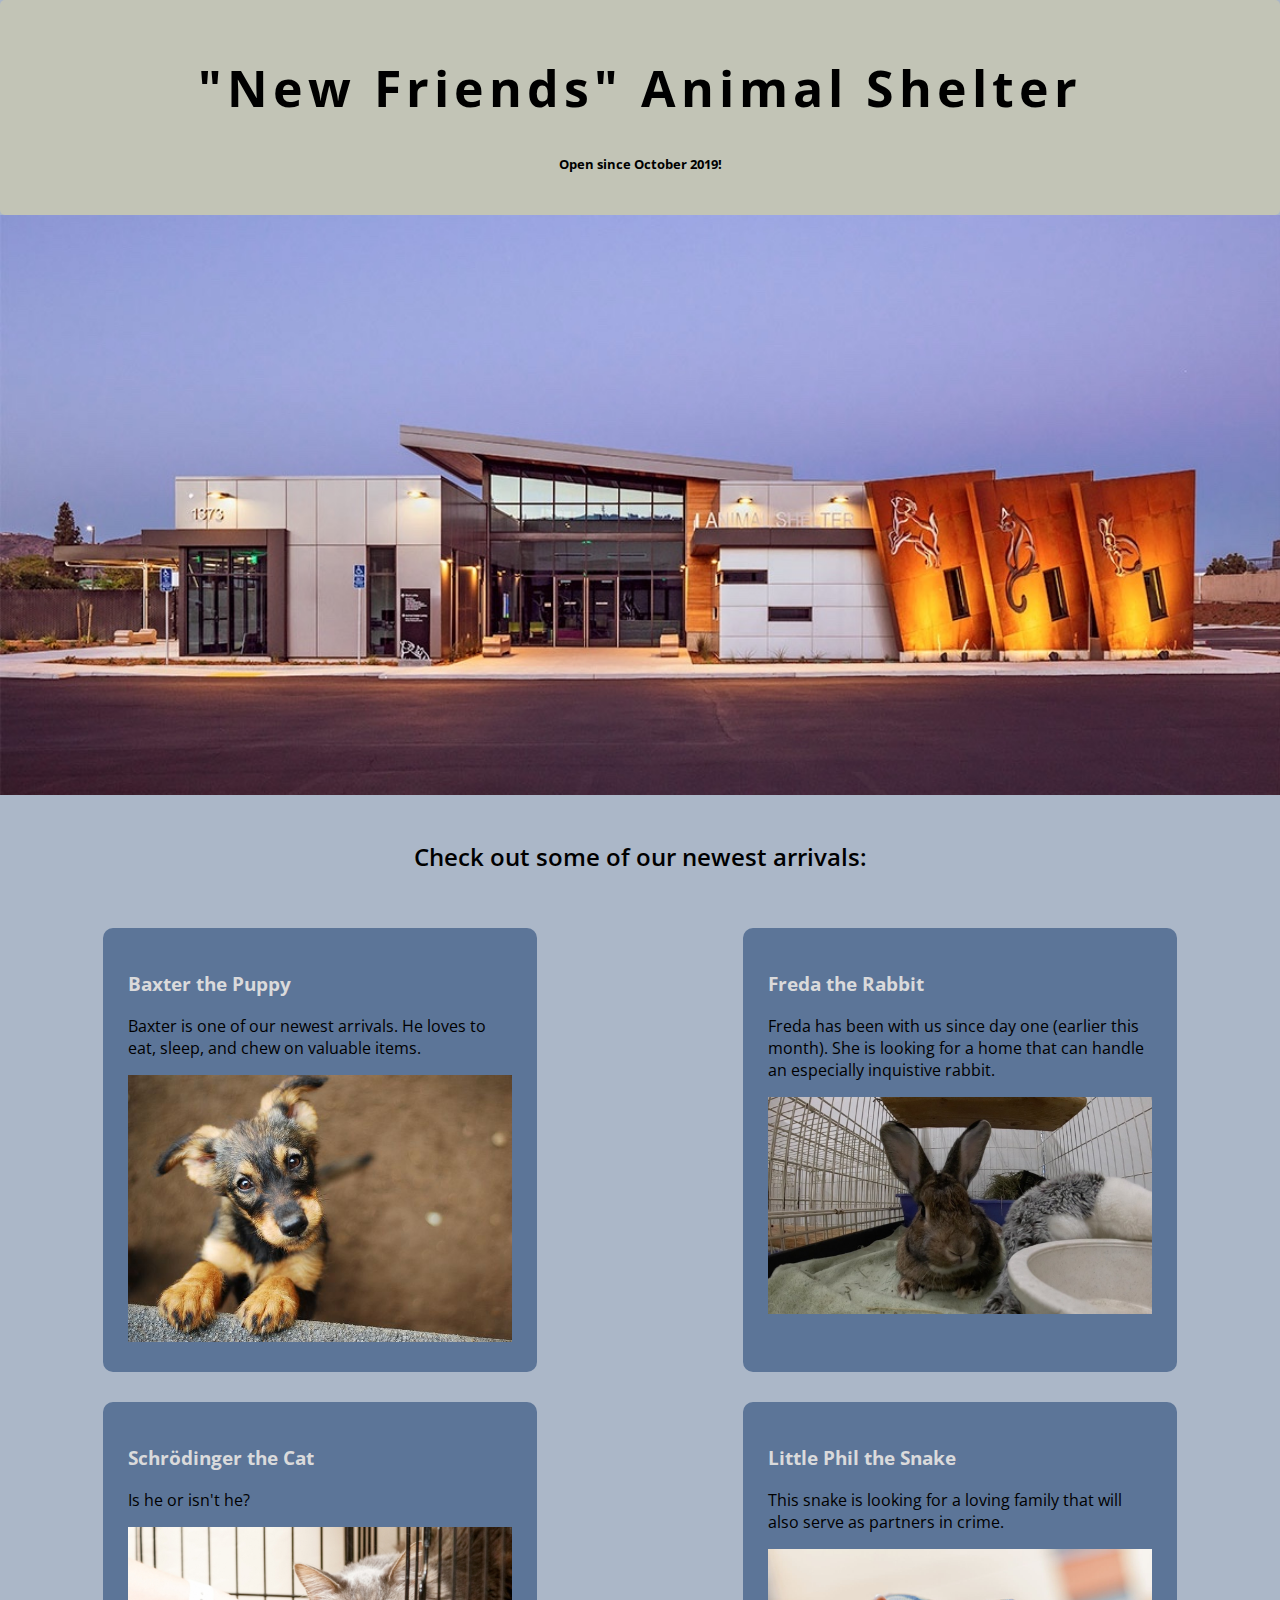
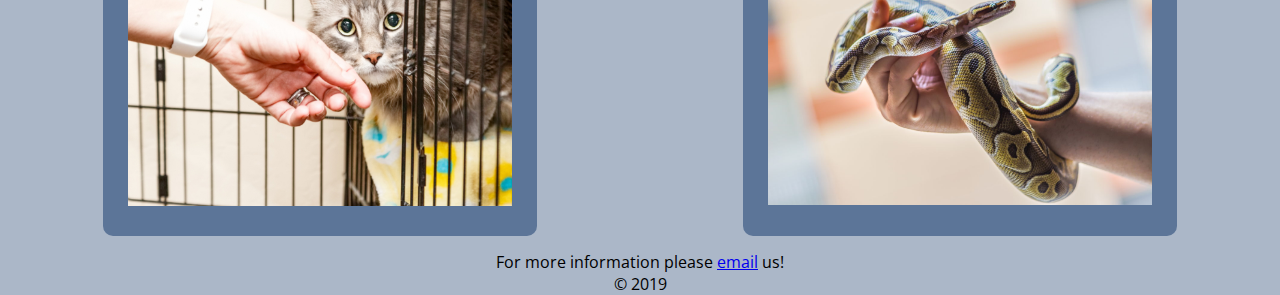
<file: index.html>
<!DOCTYPE html>
<html lang="en" dir="ltr">
  <head>
    <meta charset="utf-8">
    <link href="https://fonts.googleapis.com/css?family=Open+Sans+Condensed:300&display=swap" rel="stylesheet">
    <link rel="stylesheet" href="css/styles.css" media="all">
    <title>Animal Shelter</title>
  </head>
  <body>
    <div class="headerwrap">
      <h1 class="marquee">"New Friends" Animal Shelter</h1>
      <h5>Open since October 2019!</h5>
    </div>
    <div class="mainimage">
      <img src="img/animalshelterexterior.jpg" alt="Outside of the Animal Shelter">
      <h2 class="centerheader"> Check out some of our newest arrivals:</h2>
    </div>

    <div class="column">
      <div class="introbubble">
        <h3>Baxter the Puppy</h3>
        <p>Baxter is one of our newest arrivals.  He loves to eat, sleep, and chew on valuable items.</p>
        <img src="img/puppy.jpg" alt="Puppy">
      </div>


      <div class="introbubble">
        <h3>Freda the Rabbit</h3>
        <p>Freda has been with us since day one (earlier this month).  She is looking for a home that can handle an especially inquistive rabbit.</p>
        <img src="img/rabbit.jpg" alt="Pet rabbits">
      </div>
    </div>

    <div class="column">
      <div class="introbubble">
        <h3>Schrödinger the Cat</h3>
        <p>Is he or isn't he?</p>
        <img src="img/cagedCat.jpg" alt="Cat in a cage in a shelter">
      </div>

      <div class="introbubble">
        <h3>Little Phil the Snake</h3>
        <p>This snake is looking for a loving family that will also serve as partners in crime. </p>
        <img src="img/petSnake.jpg" alt="Image of a pet snake">
      </div>
    </div>

    <p class="mainimage">For more information please <a href="mailto:colten.carpenter@icloud.com">email</a> us!</p>
    <p class="mainimage">&copy; 2019</p>


  </body>
</html>
</file>
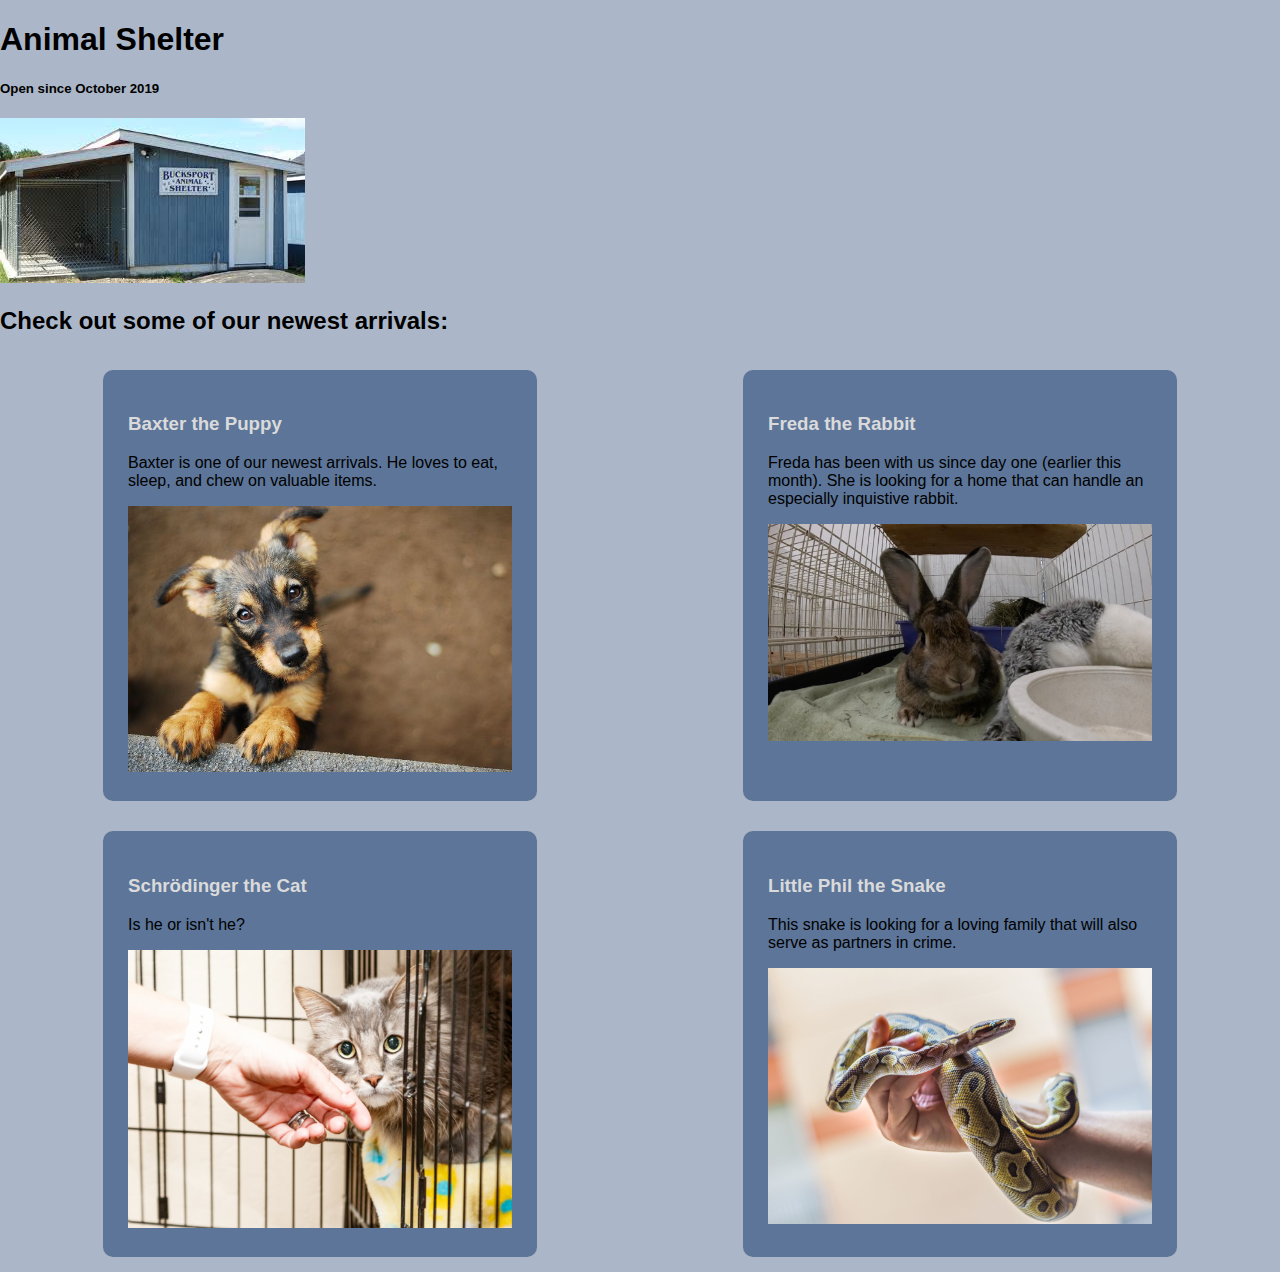
<file: animal-shelter.html>
<!DOCTYPE html>
<html lang="en" dir="ltr">
  <head>
    <meta charset="utf-8">
    <link rel="stylesheet" href="css/styles.css" media="all">
    <title>Animal Shelter</title>
  </head>
  <body>
    <h1>Animal Shelter</h1>
    <h5>Open since October 2019</h5>

    <img src="img/shelterexterior.jpeg" alt="Outside of the Animal Shelter">
    <br>






    <h2> Check out some of our newest arrivals:</h2>

    <div class="column">
      <div class="introbubble">
        <h3>Baxter the Puppy</h3>
        <p>Baxter is one of our newest arrivals.  He loves to eat, sleep, and chew on valuable items.</p>
        <img src="img/puppy.jpg" alt="Puppy">
      </div>


      <div class="introbubble">
        <h3>Freda the Rabbit</h3>
        <p>Freda has been with us since day one (earlier this month).  She is looking for a home that can handle an especially inquistive rabbit.</p>
        <img src="img/rabbit.jpg" alt="Pet rabbits">
      </div>
    </div>

    <div class="column">
      <div class="introbubble">
        <h3>Schrödinger the Cat</h3>
        <p>Is he or isn't he?</p>
        <img src="img/cagedCat.jpg" alt="Cat in a cage in a shelter">
      </div>

      <div class="introbubble">
        <h3>Little Phil the Snake</h3>
        <p>This snake is looking for a loving family that will also serve as partners in crime. </p>
        <img src="img/petSnake.jpg" alt="Image of a pet snake">
      </div>
    </div>


  </body>
</html>
</file>
<file: css/styles.css>
body {
  background-color: #abb7c8;
  margin: 0;
  font-family: 'Open Sans Condensed', sans-serif;
}

.sidebar {
  border: 1px solid red;
  width: 18%;
  height: 100vh;
  /* position: fixed; */
  /* float: left; */
}

/* .navLink {
  padding-bottom: 5px;
  background-color: red;
} */

.introbubble {
  background-color: #5c7598;
  width: 30%;
  padding: 25px;
  margin: 15px auto;
  border-radius: 10px
}

.introbubble img {
  width: 100%
}

.introbubble h3 {
  color: #dadadb;
}

.column {
  display: flex;
  flex-direction: row;
}

.headerwrap {
  text-align: center;
  background-color: #c2c4b6;
  padding: 20px;
  border-radius: 5px;
}

.marquee {
  font-family: 'Open Sans Condensed', sans-serif;
  font-size: 50px;
  letter-spacing: 5px;
}

.mainimage {
  text-align: center;
  margin: 0 auto;
}
.mainimage img {
  /* transform: translateY(-50%);
  -webkit-transform: translateY(-50%);
  -ms-transform: translateY(-50%);
  transform: translateY(-50%); */
  overflow: hidden;
  position: relative;
  width: 100%;
  text-align: center;
  margin: 0 auto;
}

.centerheader {
  text-align: center;
  font-weight: 600;
  margin: 40px 0 40px 0
}

@media screen and (max-width: 768px) {
  .column {
    display: flex;
    flex-direction: column;
  }
  .mainimage img {
    max-width: 100%;
  }
  .introbubble {
    width: 70%;
  }
}
</file>
